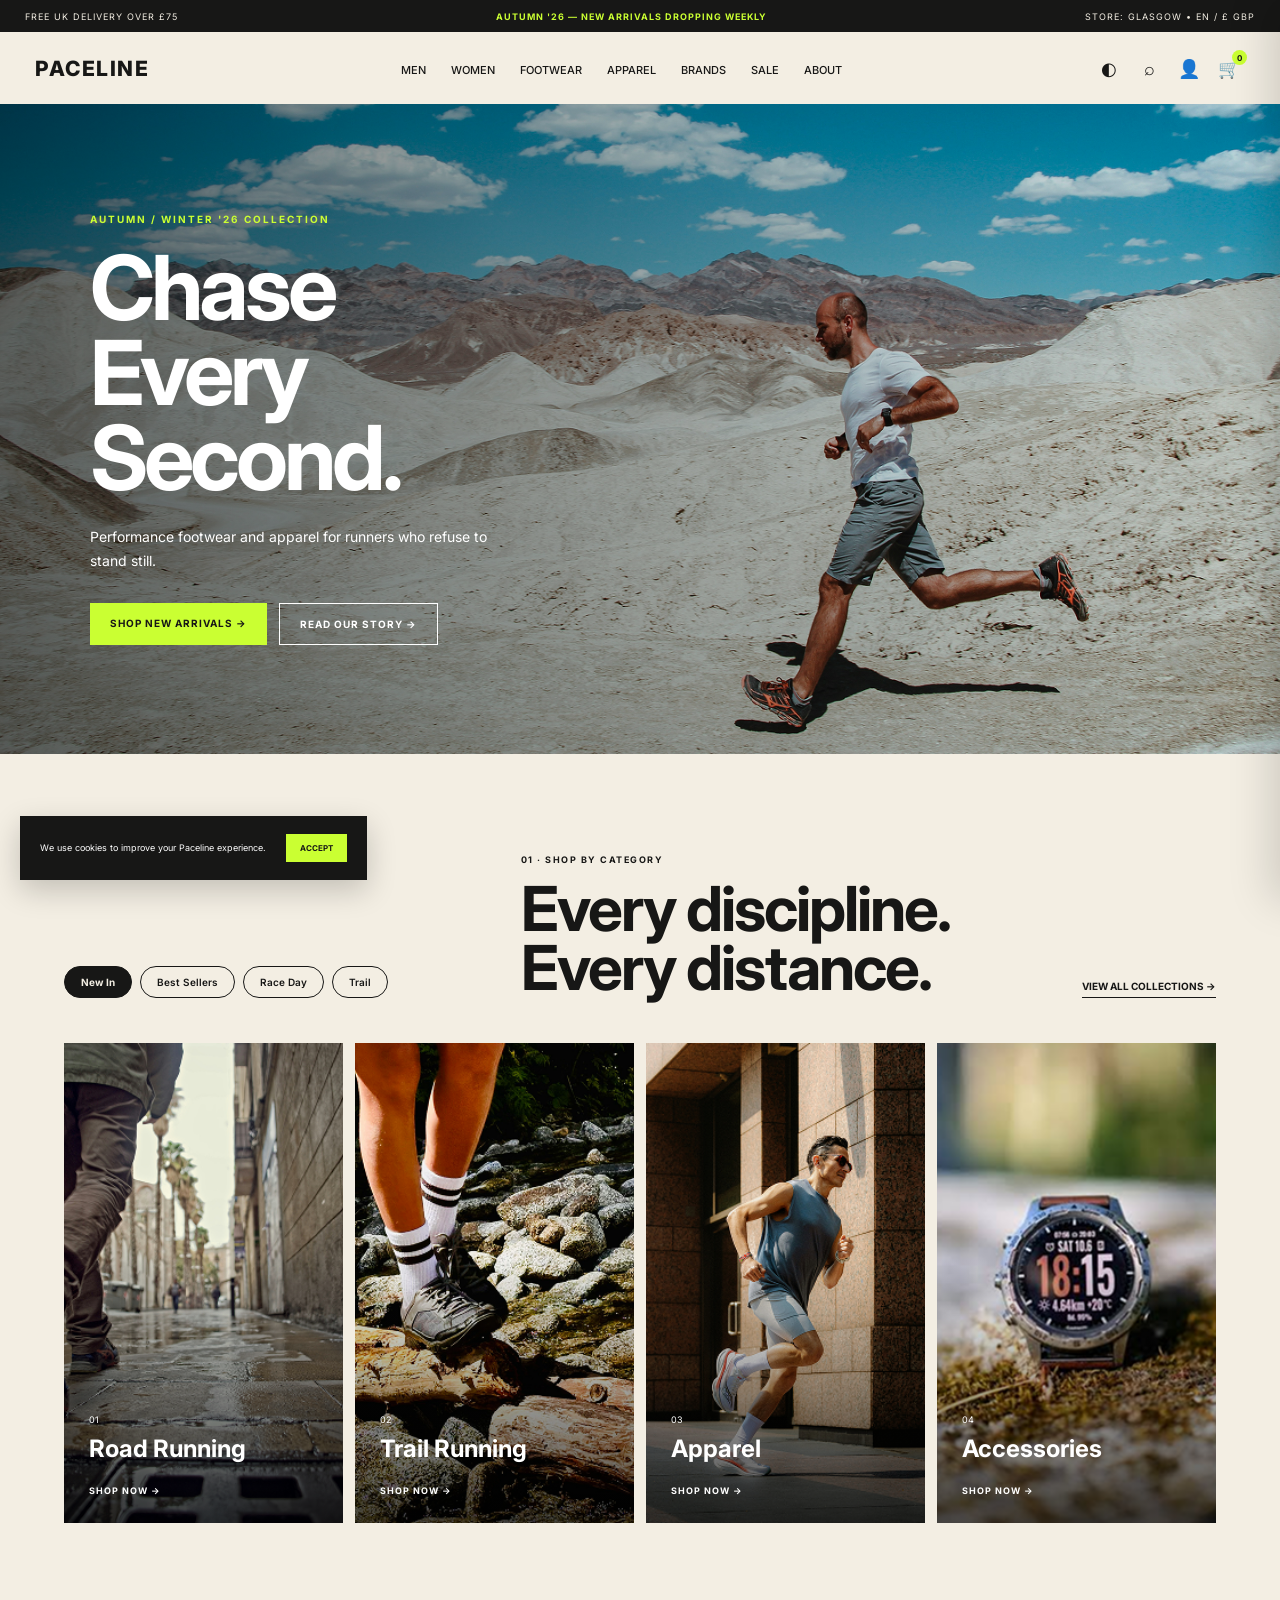
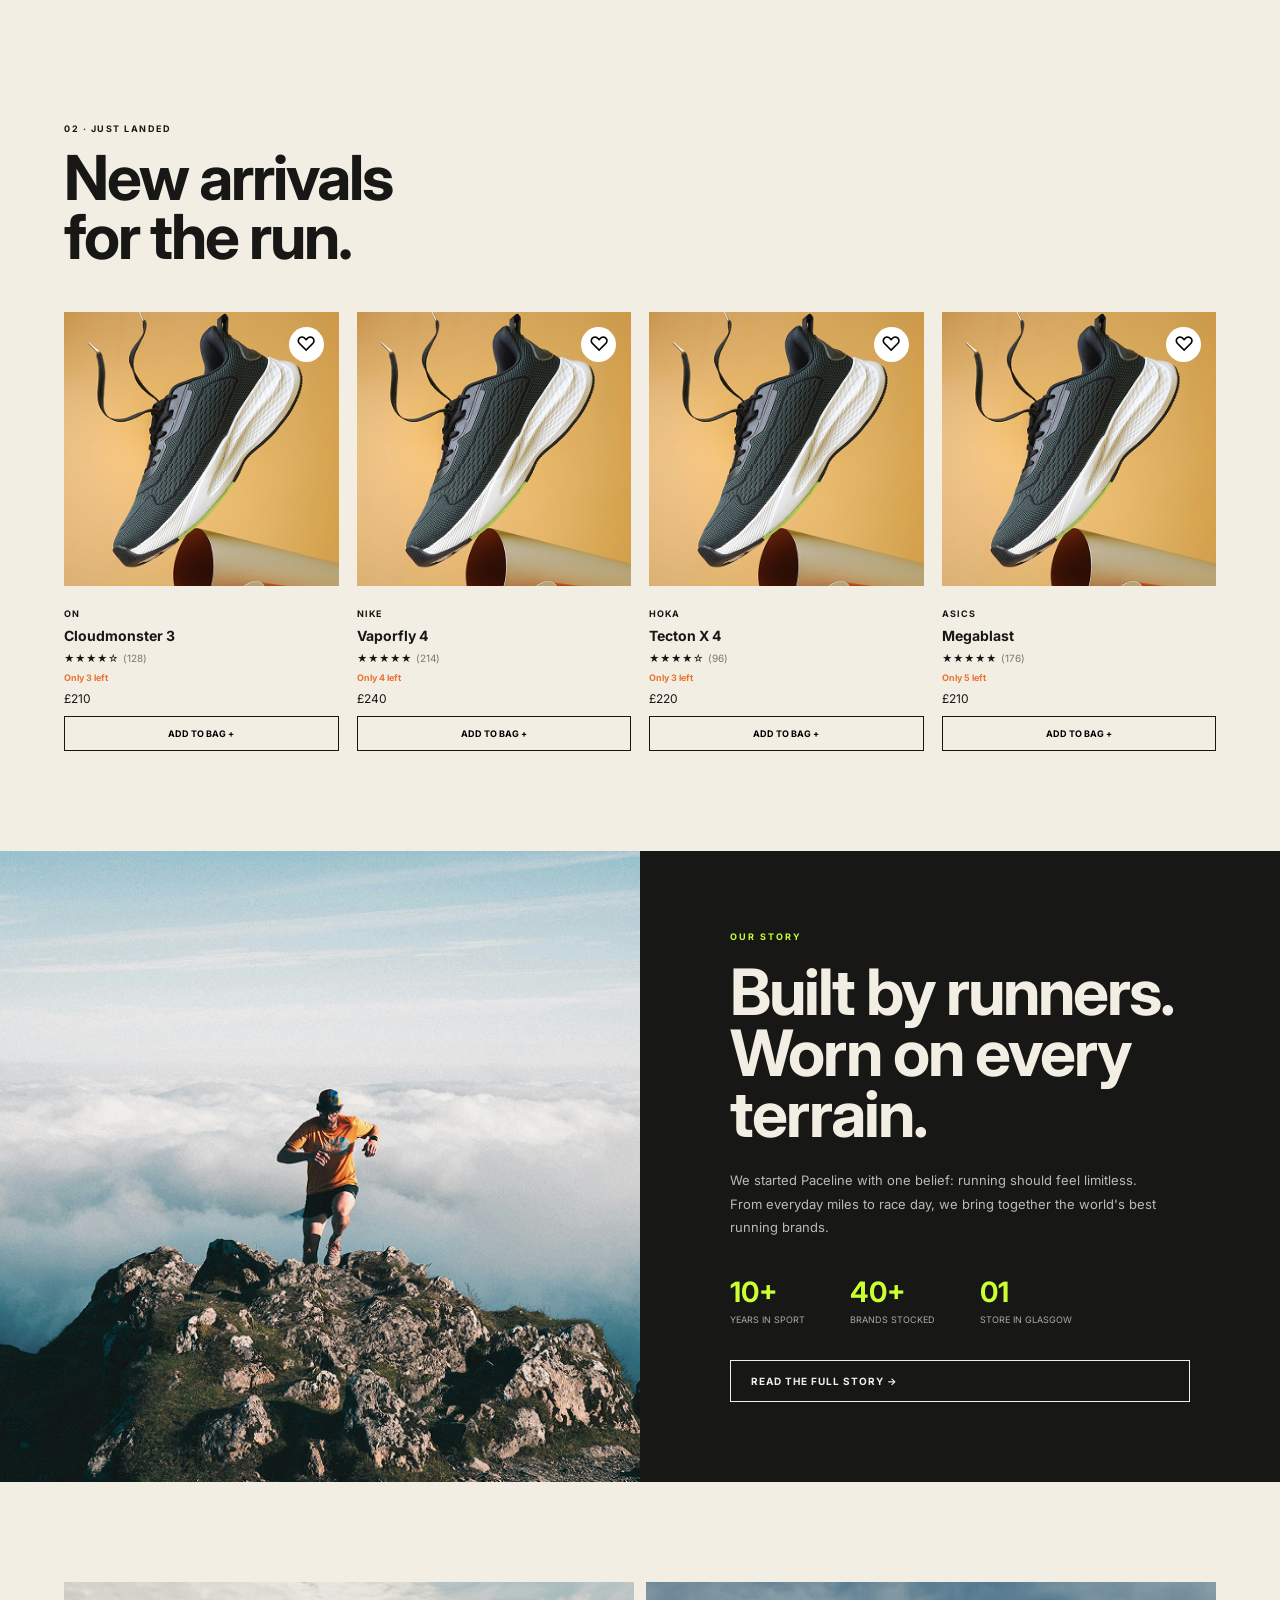
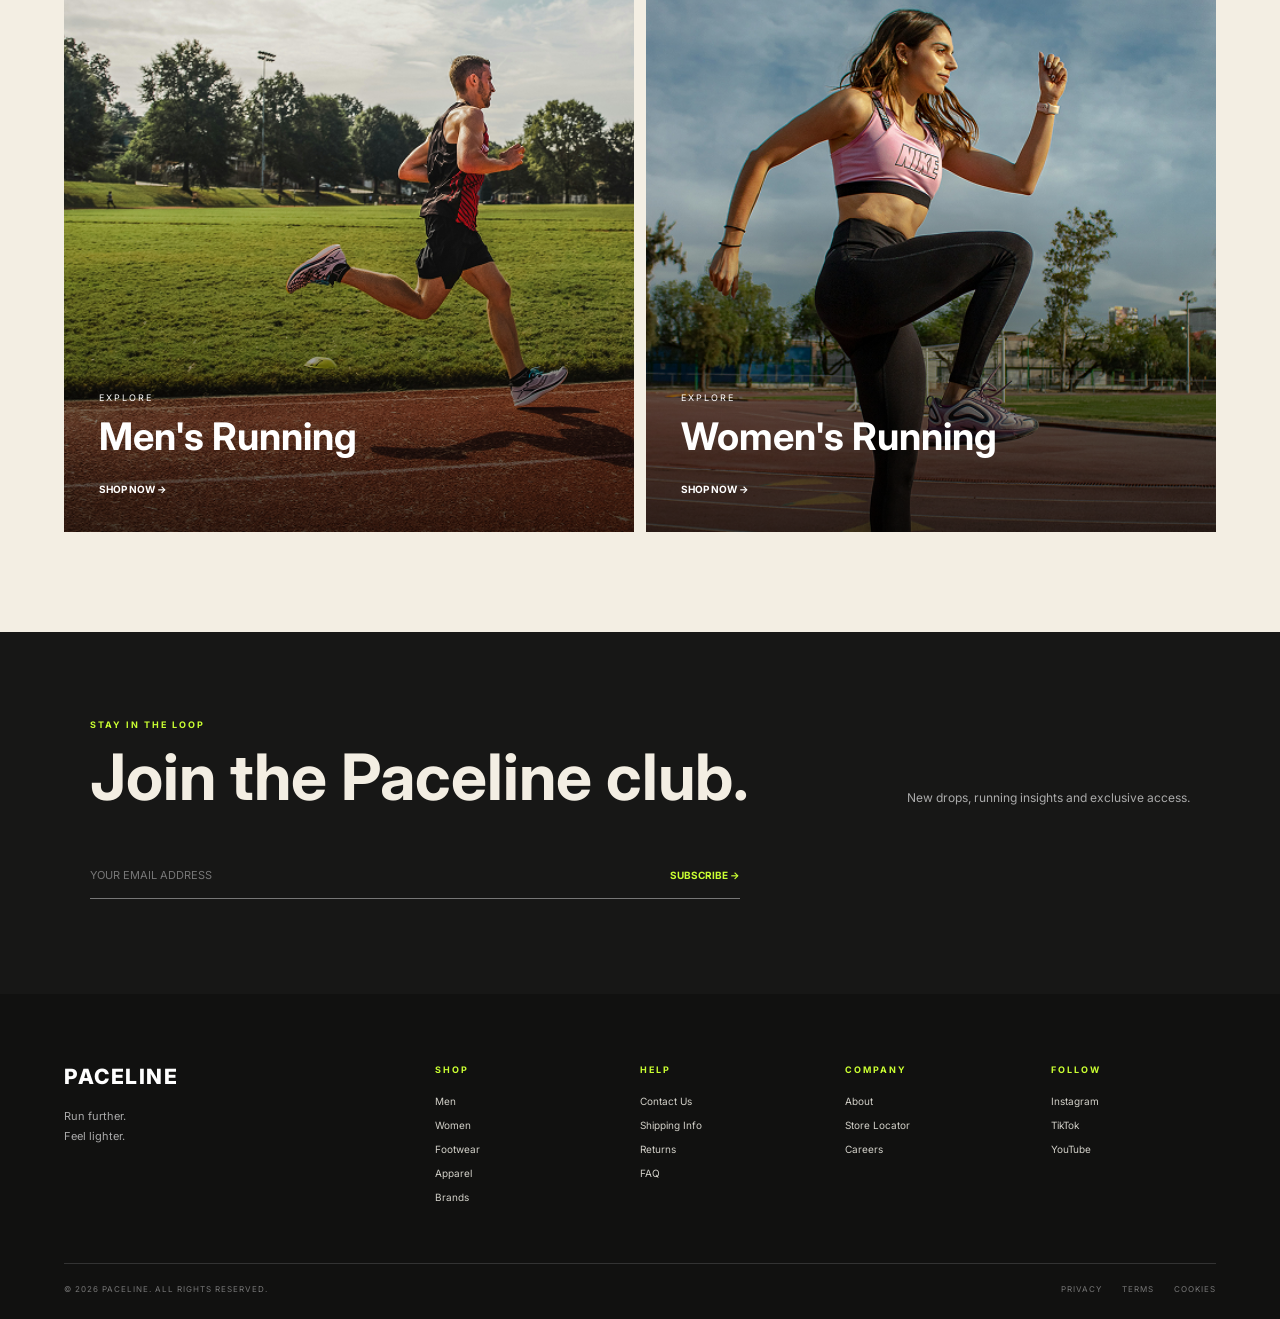
<file: index.html>
<!DOCTYPE html>
<html lang="en">

<head>
    <meta charset="UTF-8">
    <meta name="viewport" content="width=device-width, initial-scale=1.0">

    <title>Paceline — Running Store</title>

    <link rel="stylesheet"
        href="https://fonts.googleapis.com/css2?family=Inter:wght@400;500;600;700;800&display=swap">

    <link rel="stylesheet" href="css/style.css">
</head>

<body>

    <!-- ================= ANNOUNCEMENT BAR ================= -->

    <div class="announcement-bar">
        <div>FREE UK DELIVERY OVER <span data-gbp="75">£75</span></div>
        <div class="announcement-center">AUTUMN '26 — NEW ARRIVALS DROPPING WEEKLY</div>
        <button id="currency-switcher" class="currency-switcher" data-prefix="STORE: GLASGOW • ">
            STORE: GLASGOW • EN / £ GBP
        </button>
    </div>


    <!-- ================= NAVIGATION ================= -->

    <nav class="navbar">

        <a href="index.html" class="logo">PACELINE</a>

        <ul class="nav-menu">
            <li><a href="#">Men</a></li>
            <li><a href="#">Women</a></li>
            <li><a href="#">Footwear</a></li>
            <li><a href="#">Apparel</a></li>
            <li><a href="#">Brands</a></li>
            <li><a href="#">Sale</a></li>
            <li><a href="about.html">About</a></li>
        </ul>

        <div class="nav-actions">

            <button class="icon-btn dark-toggle" aria-label="Toggle dark mode">◐</button>

            <button class="icon-btn" aria-label="Search">
                ⌕
            </button>

            <button class="icon-btn" aria-label="Account">
                👤
            </button>

            <button class="icon-btn cart-button" id="open-cart" aria-label="Open shopping cart">
            🛒 <span class="cart-count">0</span>
            </button>

            <button class="hamburger" aria-label="Open menu">
                ☰
            </button>

        </div>

    </nav>


    <!-- ================= HERO ================= -->

    <main>

        <section class="hero">

            <div class="hero-overlay">

                <span class="sub-heading">
                    AUTUMN / WINTER '26 COLLECTION
                </span>

                <h1>
                    Chase Every<br>
                    Second.
                </h1>

                <p>
                    Performance footwear and apparel for runners
                    who refuse to stand still.
                </p>

                <div class="hero-buttons">

                    <a href="#arrivals" class="btn btn-primary">
                        SHOP NEW ARRIVALS →
                    </a>

                    <a href="about.html" class="btn btn-secondary">
                        READ OUR STORY →
                    </a>

                </div>

            </div>

        </section>


        <!-- ================= CATEGORIES ================= -->

        <section class="categories section">

            <div class="section-top">

                <div class="product-filters">

                    <button class="filter-btn active" data-filter="all">
                        New In
                    </button>

                    <button class="filter-btn" data-filter="bestseller">
                        Best Sellers
                    </button>

                    <button class="filter-btn" data-filter="race">
                        Race Day
                    </button>

                    <button class="filter-btn" data-filter="trail">
                        Trail
                    </button>

                </div>

                <div>
                    <span class="section-number">01 · SHOP BY CATEGORY</span>

                    <h2>
                        Every discipline.<br>
                        Every distance.
                    </h2>
                </div>

                <a href="#" class="section-link">
                    VIEW ALL COLLECTIONS →
                </a>

            </div>


            <div class="category-grid">

                <article class="category-card">

                    <img
                        src="src/Home/category_section/image1.png"
                        alt="Road Running">

                    <div class="category-content">

                        <span>01</span>

                        <h3>Road Running</h3>

                        <a href="#">SHOP NOW →</a>

                    </div>

                </article>


                <article class="category-card">

                    <img
                        src="src/Home/category_section/image2.png"
                        alt="Trail Running">

                    <div class="category-content">

                        <span>02</span>

                        <h3>Trail Running</h3>

                        <a href="#">SHOP NOW →</a>

                    </div>

                </article>


                <article class="category-card">

                    <img
                        src="src/Home/category_section/image3.png"
                        alt="Apparel">

                    <div class="category-content">

                        <span>03</span>

                        <h3>Apparel</h3>

                        <a href="#">SHOP NOW →</a>

                    </div>

                </article>


                <article class="category-card">

                    <img
                        src="src/Home/category_section/image4.png"
                        alt="Accessories">

                    <div class="category-content">

                        <span>04</span>

                        <h3>Accessories</h3>

                        <a href="#">SHOP NOW →</a>

                    </div>

                </article>

            </div>

        </section>


        <!-- ================= NEW ARRIVALS ================= -->

        <section class="arrivals section" id="arrivals">

            <div class="section-top">

                <div>
                    <span class="section-number">02 · JUST LANDED</span>

                    <h2>
                        New arrivals<br>
                        for the run.
                    </h2>
                </div>

            </div>

            <div class="product-grid">

                <article class="product-card" data-category="bestseller">

                    <div class="product-image">

                        <img
                            src="src/Home/arrivals_section/image.png"
                            alt="On Cloudmonster 3">

                        <button class="wishlist-btn" aria-label="Add to wishlist">
                            ♡
                        </button>

                    </div>

                    <div class="product-info">

                        <span class="product-brand">ON</span>

                        <h3 class="product-name">
                            Cloudmonster 3
                        </h3>

                        <div class="product-rating">
                            ★★★★☆ <span>(128)</span>
                        </div>

                        <p class="stock-warning">
                            Only 3 left
                        </p>

                        <p class="product-price" data-price="210">
                            £210
                        </p>

                        <button
                            class="add-cart"
                            data-name="Cloudmonster 3"
                            data-price="210">
                            ADD TO BAG +
                        </button>
                    </div>
                </article>
            


                <article class="product-card" data-category="race">

                    <div class="product-image">

                        <img
                            src="src/Home/arrivals_section/image.png"
                            alt="Nike Vaporfly 4">

                        <button class="wishlist-btn" aria-label="Add to wishlist">
                            ♡
                        </button>

                    </div>

                    <div class="product-info">

                        <span class="product-brand">NIKE</span>

                        <h3 class="product-name">
                            Vaporfly 4
                        </h3>

                        <div class="product-rating">
                            ★★★★★ <span>(214)</span>
                        </div>

                        <p class="stock-warning">
                            Only 4 left
                        </p>

                        <p class="product-price" data-price="240">
                            £240
                        </p>

                        <button
                            class="add-cart"
                            data-name="Vaporfly 4"
                            data-price="240">
                            ADD TO BAG +
                        </button>
                         

                    </div>

                </article>


                <article class="product-card" data-category="trail">

                    <div class="product-image">

                        <img
                            src="src/Home/arrivals_section/image.png"
                            alt="Hoka Tecton X 4">

                        <button class="wishlist-btn" aria-label="Add to wishlist">
                            ♡
                        </button>

                    </div>

                    <div class="product-info">

                        <span class="product-brand">HOKA</span>

                        <h3 class="product-name">
                            Tecton X 4
                        </h3>

                        <div class="product-rating">
                        ★★★★☆ <span>(96)</span>
                        </div>

                        <p class="stock-warning">
                            Only 3 left
                        </p>

                        <p class="product-price" data-price="220">
                            £220
                        </p>

                        <button
                            class="add-cart"
                            data-name="Tecton X 4"
                            data-price="220">
                            ADD TO BAG +
                        </button>

                    </div>

                </article>


                <article class="product-card" data-category="bestseller">

                    <div class="product-image">

                        <img
                            src="src/Home/arrivals_section/image.png"
                            alt="Asics Megablast">

                        <button class="wishlist-btn" aria-label="Add to wishlist">
                            ♡
                        </button>

                    </div>

                    <div class="product-info">

                        <span class="product-brand">ASICS</span>

                        <h3 class="product-name">
                            Megablast
                        </h3>

                        <div class="product-rating">
                            ★★★★★ <span>(176)</span>
                        </div>

                        <p class="stock-warning">
                            Only 5 left
                        </p>

                        <p class="product-price" data-price="210">
                            £210
                        </p>

                        <button
                            class="add-cart"
                            data-name="Megablast"
                            data-price="210">
                            ADD TO BAG +
                        </button>

                    </div>

                </article>

            </div>

        </section>


        <!-- ================= STORY ================= -->

        <section class="story">

            <div class="story-image">

                <img
                    src="src/Home/story_section/image.png"
                    alt="Runner outdoors">

            </div>


            <div class="story-content">

                <span class="story-eyebrow">
                    OUR STORY
                </span>

                <h2>
                    Built by runners.
                    Worn on every terrain.
                </h2>

                <p>
                    We started Paceline with one belief:
                    running should feel limitless. From
                    everyday miles to race day, we bring
                    together the world's best running brands.
                </p>


                <div class="story-stats">

                    <div class="stat">
                        <strong>10+</strong>
                        <span>Years in sport</span>
                    </div>

                    <div class="stat">
                        <strong>40+</strong>
                        <span>Brands stocked</span>
                    </div>

                    <div class="stat">
                        <strong>01</strong>
                        <span>Store in Glasgow</span>
                    </div>

                </div>


                <a href="about.html" class="btn btn-light">
                    READ THE FULL STORY →
                </a>

            </div>

        </section>


        <!-- ================= EXPLORE ================= -->

        <section class="explore section">

            <div class="explore-grid">

                <article class="explore-card">

                    <img
                        src="src/Home/explore_section/image_male.png"
                        alt="Men's Running">

                    <div class="explore-content">

                        <span>EXPLORE</span>

                        <h2>Men's Running</h2>

                        <a href="#">SHOP NOW →</a>

                    </div>

                </article>


                <article class="explore-card">

                    <img
                        src="src/Home/explore_section/image_female.png"
                        alt="Women's Running">

                    <div class="explore-content">

                        <span>EXPLORE</span>

                        <h2>Women's Running</h2>

                        <a href="#">SHOP NOW →</a>

                    </div>

                </article>

            </div>

        </section>


        <!-- ================= NEWSLETTER ================= -->

        <section class="newsletter">

            <div class="newsletter-top">

                <div>

                    <span>STAY IN THE LOOP</span>

                    <h2>
                        Join the Paceline club.
                    </h2>

                </div>

                <p>
                    New drops, running insights and
                    exclusive access.
                </p>

            </div>


            <form class="newsletter-form" id="newsletter-form">

                <input
                    type="email"
                    placeholder="YOUR EMAIL ADDRESS"
                    aria-label="Email address"
                    required>

                <button type="submit">
                    SUBSCRIBE →
                </button>

            </form>

            <p class="newsletter-message"></p>

        </section>

    </main>


    <!-- ================= FOOTER ================= -->

    <footer class="footer">

        <div class="footer-grid">


            <div class="footer-brand">

                <a href="index.html" class="logo">
                    PACELINE
                </a>

                <p>
                    Run further.<br>
                    Feel lighter.
                </p>

            </div>


            <div class="footer-column">

                <h4>SHOP</h4>

                <a href="#">Men</a>
                <a href="#">Women</a>
                <a href="#">Footwear</a>
                <a href="#">Apparel</a>
                <a href="#">Brands</a>

            </div>


            <div class="footer-column">

                <h4>HELP</h4>

                <a href="#">Contact Us</a>
                <a href="#">Shipping Info</a>
                <a href="#">Returns</a>
                <a href="#">FAQ</a>

            </div>


            <div class="footer-column">

                <h4>COMPANY</h4>

                <a href="about.html">About</a>
                <a href="#">Store Locator</a>
                <a href="#">Careers</a>

            </div>


            <div class="footer-column">

                <h4>FOLLOW</h4>

                <a href="#">Instagram</a>
                <a href="#">TikTok</a>
                <a href="#">YouTube</a>

            </div>

        </div>


        <div class="footer-bottom">

            <p>
                © 2026 PACELINE. ALL RIGHTS RESERVED.
            </p>

            <div class="footer-legal">

                <a href="#">PRIVACY</a>
                <a href="#">TERMS</a>
                <a href="#">COOKIES</a>

            </div>

        </div>

    </footer>


    
    <!-- ================= CART DRAWER ================= -->

        <div class="cart-drawer" id="cart-drawer">

            <div class="cart-header">

                <h2>
                    Your Bag
                </h2>

                <button
                    id="close-cart"
                    class="cart-close"
                    aria-label="Close cart">
                    ×
                </button>

            </div>


            <div
                class="delivery-box">

                <p id="delivery-text">
                    You're £75 away from free delivery
                </p>

                <div class="delivery-track">

                    <div
                        id="delivery-progress"
                        class="delivery-progress">
                    </div>

                </div>

            </div>


            <div
                id="cart-items"
                class="cart-items">
            </div>


            <div class="cart-footer">

                <div class="cart-total">

                    <span>
                        SUBTOTAL
                    </span>

                    <strong id="cart-subtotal">
                        £0
                    </strong>

                </div>


                <button class="checkout-button">
                    CHECKOUT →
                </button>

            </div>

        </div>
    <!-- ================= BACK TO TOP ================= -->

    <button
        id="back-to-top"
        class="back-to-top"
        aria-label="Back to top">
        ↑
    </button>


    <!-- ================= COOKIE BANNER ================= -->

    <div class="cookie-banner" id="cookie-banner">

        <p>
            We use cookies to improve your Paceline experience.
        </p>

        <button id="accept-cookies">
            ACCEPT
        </button>

    </div>

    <script src="js/script.js"></script>

</body>

</html>
</file>
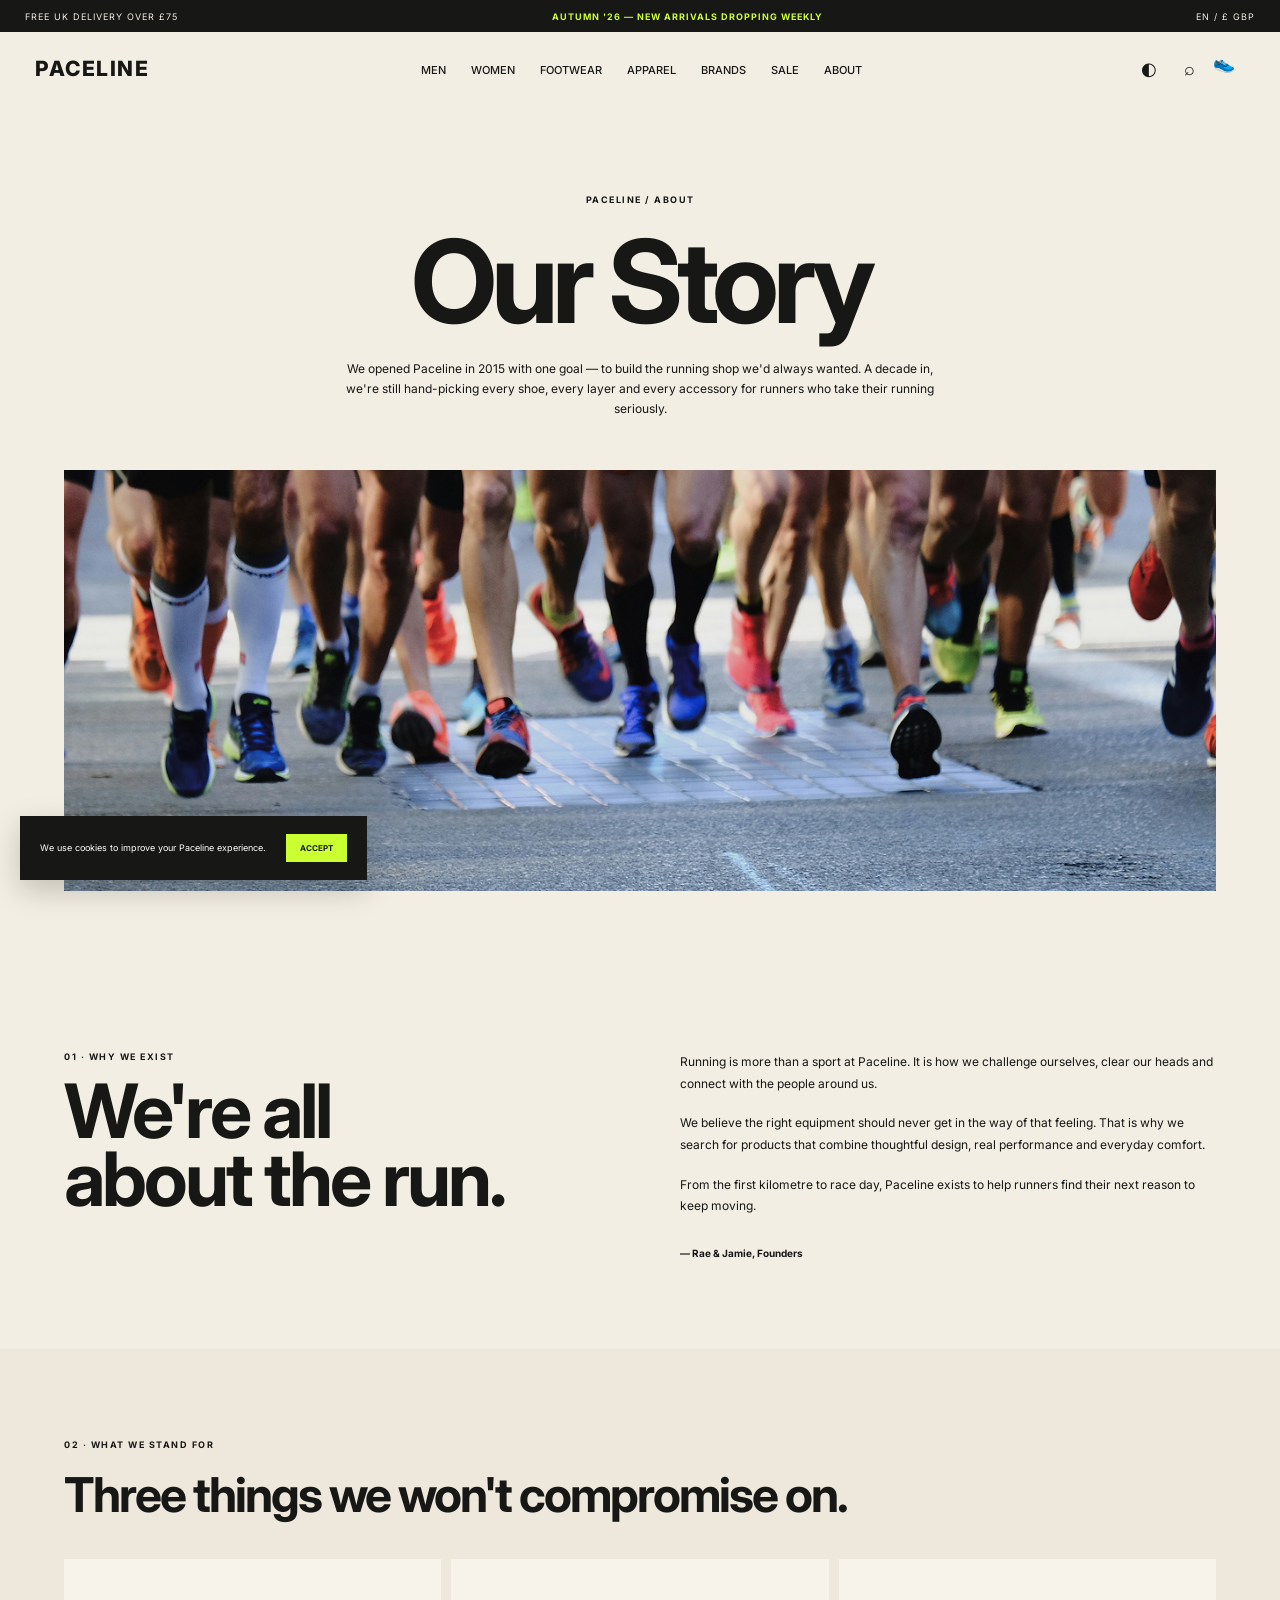
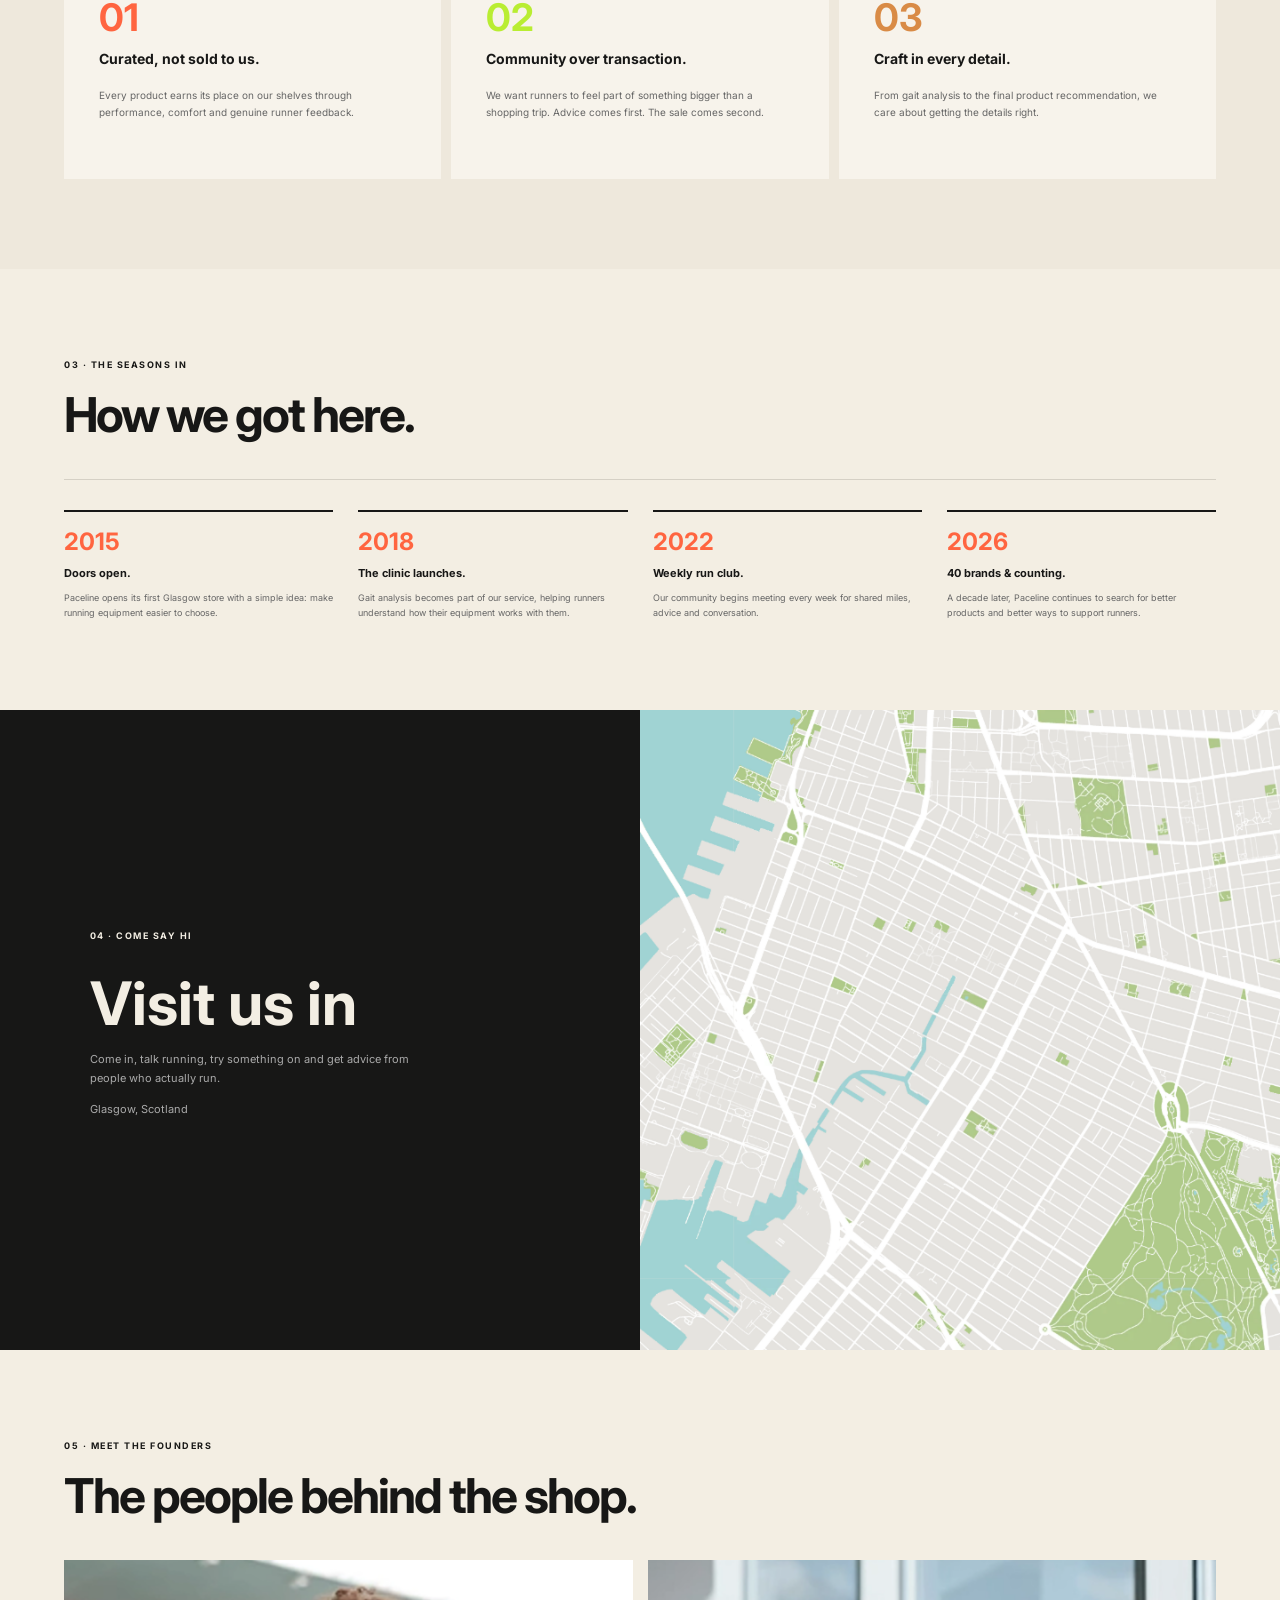
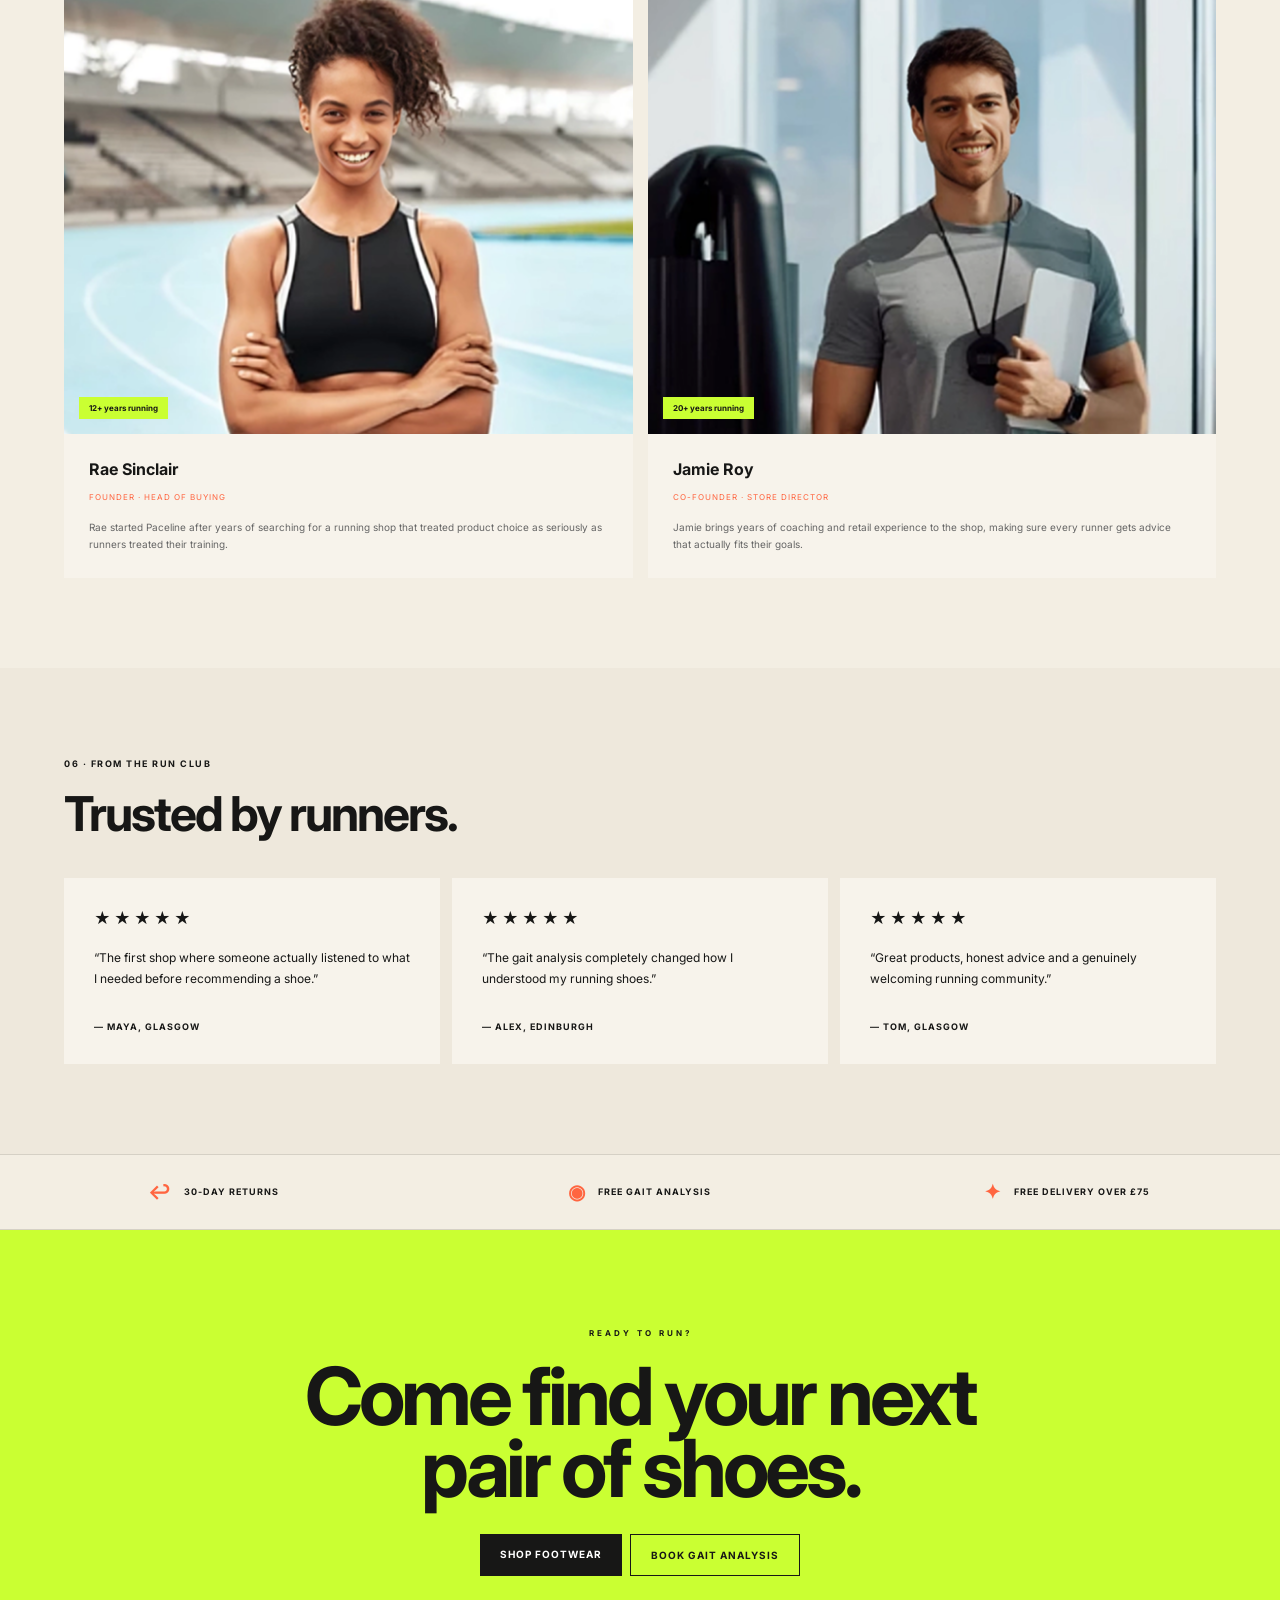
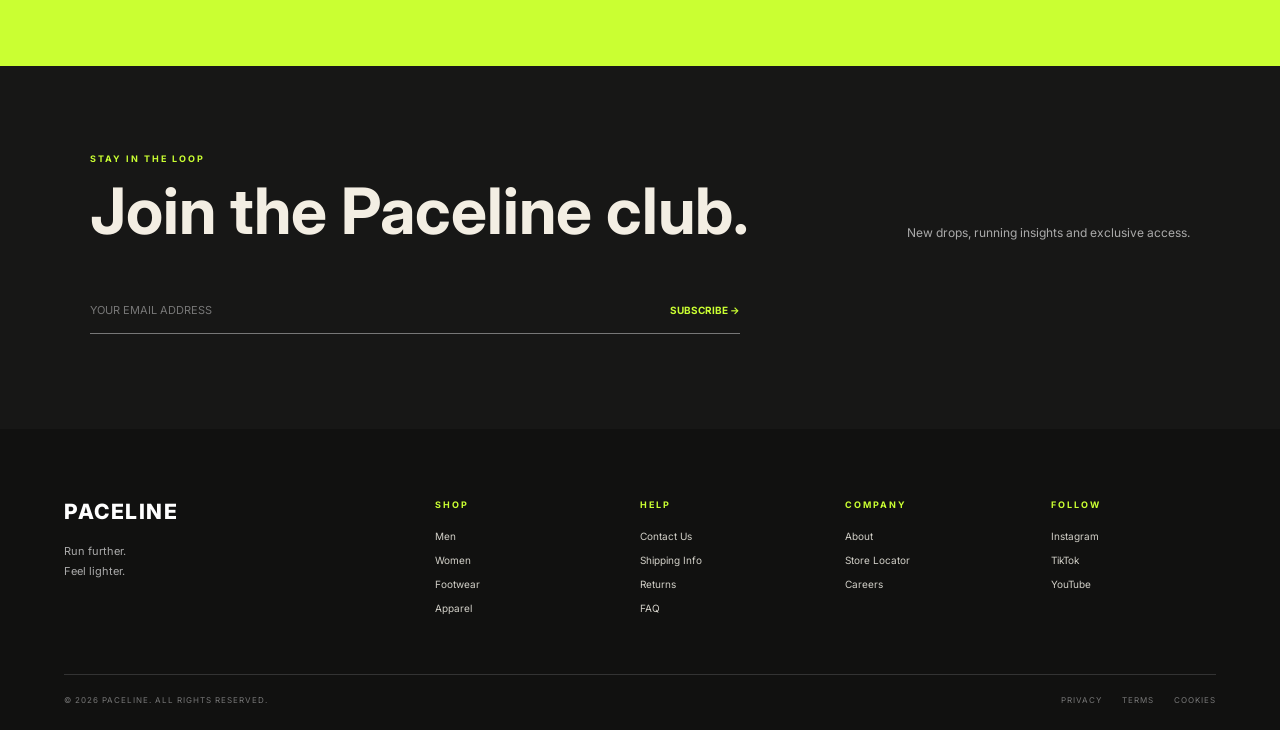
<file: about.html>
<!DOCTYPE html>
<html lang="en">

<head>

    <meta charset="UTF-8">

    <meta name="viewport" content="width=device-width, initial-scale=1.0">

    <title>About — Paceline</title>

    <link rel="stylesheet"
        href="https://fonts.googleapis.com/css2?family=Inter:wght@400;500;600;700;800&display=swap">

    <link rel="stylesheet" href="css/style.css">

</head>


<body class="about-page">


    <!-- ================= READING PROGRESS ================= -->

    <div class="reading-progress" id="reading-progress"></div>


    <!-- ================= ANNOUNCEMENT ================= -->

    <div class="announcement-bar">

        <div>FREE UK DELIVERY OVER <span data-gbp="75">£75</span></div>

        <div class="announcement-center">
            AUTUMN '26 — NEW ARRIVALS DROPPING WEEKLY
        </div>

        <button id="currency-switcher" class="currency-switcher">
            EN / £ GBP
        </button>

    </div>


    <!-- ================= NAVBAR ================= -->

    <nav class="navbar">

        <a href="index.html" class="logo">
            PACELINE
        </a>


        <ul class="nav-menu">

            <li><a href="index.html">Men</a></li>
            <li><a href="index.html">Women</a></li>
            <li><a href="index.html">Footwear</a></li>
            <li><a href="index.html">Apparel</a></li>
            <li><a href="index.html">Brands</a></li>
            <li><a href="index.html">Sale</a></li>
            <li><a href="about.html">About</a></li>

        </ul>


        <div class="nav-actions">

            <button class="icon-btn dark-toggle"
                aria-label="Toggle dark mode">
                ◐
            </button>

            <button class="icon-btn"
                id="search-button"
                aria-label="Search">
                ⌕
            </button>

            <a href="index.html#arrivals"
                class="icon-btn"
                aria-label="Arrivals">
                👟
            </a>

            <button class="hamburger"
                aria-label="Open menu">
                ☰
            </button>

        </div>

    </nav>


    <!-- ================= SEARCH PANEL ================= -->

    <div class="search-panel" id="search-panel">

        <button class="search-close" id="search-close">
            ×
        </button>

        <div class="search-box">

            <span>SEARCH PACELINE</span>

            <input
                id="site-search"
                type="search"
                placeholder="Search running shoes, apparel..."
                autocomplete="off">

            <p id="search-result">
                Try searching for footwear, trail, apparel or running.
            </p>

        </div>

    </div>


    <main>


        <!-- ================= ABOUT HERO ================= -->

        <section class="about-hero">

            <span class="section-number">
                PACELINE / ABOUT
            </span>

            <h1>
                Our Story
            </h1>

            <p>
                We opened Paceline in 2015 with one goal —
                to build the running shop we'd always wanted.
                A decade in, we're still hand-picking every
                shoe, every layer and every accessory for runners
                who take their running seriously.
            </p>

            <div class="about-hero-image">

                <img
                    src="src/About/main_story_section/image_joggers.png"
                    alt="Runners moving together on a road">

            </div>

        </section>


        <!-- ================= WHY WE RUN ================= -->

        <section class="why-run about-section">

            <div class="about-two-column">

                <div>

                    <span class="section-number">
                        01 · WHY WE EXIST
                    </span>

                    <h2>
                        We're all<br>
                        about the run.
                    </h2>

                </div>


                <div class="about-copy">

                    <p>
                        Running is more than a sport at Paceline.
                        It is how we challenge ourselves, clear
                        our heads and connect with the people around us.
                    </p>

                    <p>
                        We believe the right equipment should never
                        get in the way of that feeling. That is why
                        we search for products that combine thoughtful
                        design, real performance and everyday comfort.
                    </p>

                    <p>
                        From the first kilometre to race day,
                        Paceline exists to help runners find their
                        next reason to keep moving.
                    </p>

                    <strong>
                        — Rae & Jamie, Founders
                    </strong>

                </div>

            </div>

        </section>


        <!-- ================= WHAT WE STAND FOR ================= -->

        <section class="values-section about-section">

            <span class="section-number">
                02 · WHAT WE STAND FOR
            </span>

            <h2 class="small-section-title">
                Three things we won't compromise on.
            </h2>


            <div class="values-grid">


                <article class="value-card">

                    <strong>01</strong>

                    <h3>
                        Curated, not sold to us.
                    </h3>

                    <p>
                        Every product earns its place on our
                        shelves through performance, comfort
                        and genuine runner feedback.
                    </p>

                </article>


                <article class="value-card">

                    <strong>02</strong>

                    <h3>
                        Community over transaction.
                    </h3>

                    <p>
                        We want runners to feel part of something
                        bigger than a shopping trip. Advice comes
                        first. The sale comes second.
                    </p>

                </article>


                <article class="value-card">

                    <strong>03</strong>

                    <h3>
                        Craft in every detail.
                    </h3>

                    <p>
                        From gait analysis to the final product
                        recommendation, we care about getting
                        the details right.
                    </p>

                </article>


            </div>

        </section>


        <!-- ================= TIMELINE ================= -->

        <section class="timeline-section about-section">

            <span class="section-number">
                03 · THE SEASONS IN
            </span>

            <h2 class="small-section-title">
                How we got here.
            </h2>


            <div class="timeline">


                <article class="timeline-item">

                    <strong>2015</strong>

                    <h3>
                        Doors open.
                    </h3>

                    <p>
                        Paceline opens its first Glasgow store
                        with a simple idea: make running equipment
                        easier to choose.
                    </p>

                </article>


                <article class="timeline-item">

                    <strong>2018</strong>

                    <h3>
                        The clinic launches.
                    </h3>

                    <p>
                        Gait analysis becomes part of our service,
                        helping runners understand how their
                        equipment works with them.
                    </p>

                </article>


                <article class="timeline-item">

                    <strong>2022</strong>

                    <h3>
                        Weekly run club.
                    </h3>

                    <p>
                        Our community begins meeting every week
                        for shared miles, advice and conversation.
                    </p>

                </article>


                <article class="timeline-item">

                    <strong>2026</strong>

                    <h3>
                        40 brands & counting.
                    </h3>

                    <p>
                        A decade later, Paceline continues to
                        search for better products and better
                        ways to support runners.
                    </p>

                </article>


            </div>

        </section>


        <!-- ================= VISIT US ================= -->

        <section class="visit-section">

            <div class="visit-content">

                <span class="section-number">
                    04 · COME SAY HI
                </span>

                <h2>
                    Visit us in
                </h2>

                <p>
                    Come in, talk running, try something on and
                    get advice from people who actually run.
                </p>

                <p>
                    Glasgow, Scotland
                </p>

            </div>


            <div class="visit-map">

                <img
                    src="src/About/visit_us_section/map.png"
                    alt="Map showing Paceline store location">

            </div>

        </section>


        <!-- ================= FOUNDERS ================= -->

        <section class="founders-section about-section">

            <span class="section-number">
                05 · MEET THE FOUNDERS
            </span>

            <h2 class="small-section-title">
                The people behind the shop.
            </h2>


            <div class="founders-grid">


                <article class="founder-card">

                    <div class="founder-image">

                        <img
                            src="src/About/founders_section/image1.png"
                            alt="Rae Sinclair">

                        <span class="experience-badge">
                            12+ years running
                        </span>

                    </div>


                    <div class="founder-info">

                        <h3>
                            Rae Sinclair
                        </h3>

                        <span>
                            Founder · Head of Buying
                        </span>

                        <p>
                            Rae started Paceline after years of
                            searching for a running shop that treated
                            product choice as seriously as runners
                            treated their training.
                        </p>

                    </div>

                </article>


                <article class="founder-card">

                    <div class="founder-image">

                        <img
                            src="src/About/founders_section/image2.png"
                            alt="Jamie Roy">

                        <span class="experience-badge">
                            20+ years running
                        </span>

                    </div>


                    <div class="founder-info">

                        <h3>
                            Jamie Roy
                        </h3>

                        <span>
                            Co-Founder · Store Director
                        </span>

                        <p>
                            Jamie brings years of coaching and
                            retail experience to the shop, making
                            sure every runner gets advice that
                            actually fits their goals.
                        </p>

                    </div>

                </article>


            </div>

        </section>


        <!-- ================= TESTIMONIALS ================= -->

        <section class="testimonials-section about-section">

            <span class="section-number">
                06 · FROM THE RUN CLUB
            </span>

            <h2 class="small-section-title">
                Trusted by runners.
            </h2>


            <div class="testimonial-grid">

                <article class="testimonial">
                    <div class="stars">★★★★★</div>

                    <p>
                        “The first shop where someone actually
                        listened to what I needed before recommending
                        a shoe.”
                    </p>

                    <strong>
                        — Maya, Glasgow
                    </strong>
                </article>


                <article class="testimonial">
                    <div class="stars">★★★★★</div>

                    <p>
                        “The gait analysis completely changed how
                        I understood my running shoes.”
                    </p>

                    <strong>
                        — Alex, Edinburgh
                    </strong>
                </article>


                <article class="testimonial">
                    <div class="stars">★★★★★</div>

                    <p>
                        “Great products, honest advice and a
                        genuinely welcoming running community.”
                    </p>

                    <strong>
                        — Tom, Glasgow
                    </strong>
                </article>

            </div>

        </section>


        <!-- ================= TRUST BADGES ================= -->

        <section class="trust-section">

            <div class="trust-item">
                <strong>↩</strong>
                <span>30-DAY RETURNS</span>
            </div>

            <div class="trust-item">
                <strong>◉</strong>
                <span>FREE GAIT ANALYSIS</span>
            </div>

            <div class="trust-item">
                <strong>✦</strong>
                <span>FREE DELIVERY OVER <span data-gbp="75">£75</span></span>
            </div>

        </section>


        <!-- ================= BIG CTA ================= -->

        <section class="about-cta">

            <span>
                READY TO RUN?
            </span>

            <h2>
                Come find your next<br>
                pair of shoes.
            </h2>


            <div class="cta-buttons">

                <a href="index.html#arrivals"
                    class="btn btn-dark">
                    SHOP FOOTWEAR
                </a>

                <button
                    id="open-gait-modal"
                    class="btn btn-outline-dark">
                    BOOK GAIT ANALYSIS
                </button>

            </div>

        </section>


        <!-- ================= NEWSLETTER ================= -->

        <section class="newsletter">

            <div class="newsletter-top">

                <div>

                    <span>
                        STAY IN THE LOOP
                    </span>

                    <h2>
                        Join the Paceline club.
                    </h2>

                </div>

                <p>
                    New drops, running insights and
                    exclusive access.
                </p>

            </div>


            <form class="newsletter-form"
                id="newsletter-form">

                <input
                    type="email"
                    placeholder="YOUR EMAIL ADDRESS"
                    aria-label="Email address"
                    required>

                <button type="submit">
                    SUBSCRIBE →
                </button>

            </form>

            <p class="newsletter-message"></p>

        </section>

    </main>


    <!-- ================= GAIT MODAL ================= -->

    <div class="modal" id="gait-modal">

        <div class="modal-content">

            <button
                class="modal-close"
                id="close-gait-modal"
                aria-label="Close booking form">
                ×
            </button>


            <span class="section-number">
                PACELINE CLINIC
            </span>

            <h2>
                Book gait analysis.
            </h2>

            <p>
                Choose a convenient date and time for your
                free running gait analysis.
            </p>


            <form id="gait-form">

                <label>
                    Your name

                    <input
                        type="text"
                        id="gait-name"
                        required
                        minlength="2"
                        placeholder="Enter your name">
                </label>


                <label>
                    Date

                    <input
                        type="date"
                        id="gait-date"
                        required>
                </label>


                <label>
                    Time slot

                    <select id="gait-time" required>

                        <option value="">
                            Select a time
                        </option>

                        <option>
                            10:00 AM
                        </option>

                        <option>
                            11:30 AM
                        </option>

                        <option>
                            1:00 PM
                        </option>

                        <option>
                            3:00 PM
                        </option>

                        <option>
                            5:00 PM
                        </option>

                    </select>

                </label>


                <button
                    type="submit"
                    class="btn btn-dark modal-submit">
                    CONFIRM BOOKING →
                </button>

                <p
                    id="gait-message"
                    class="form-message">
                </p>

            </form>

        </div>

    </div>


    <!-- ================= FOOTER ================= -->

    <footer class="footer">

        <div class="footer-grid">


            <div class="footer-brand">

                <a href="index.html"
                    class="logo">
                    PACELINE
                </a>

                <p>
                    Run further.<br>
                    Feel lighter.
                </p>

            </div>


            <div class="footer-column">

                <h4>SHOP</h4>

                <a href="index.html">Men</a>
                <a href="index.html">Women</a>
                <a href="index.html">Footwear</a>
                <a href="index.html">Apparel</a>

            </div>


            <div class="footer-column">

                <h4>HELP</h4>

                <a href="#">Contact Us</a>
                <a href="#">Shipping Info</a>
                <a href="#">Returns</a>
                <a href="#">FAQ</a>

            </div>


            <div class="footer-column">

                <h4>COMPANY</h4>

                <a href="about.html">About</a>
                <a href="#">Store Locator</a>
                <a href="#">Careers</a>

            </div>


            <div class="footer-column">

                <h4>FOLLOW</h4>

                <a href="#">Instagram</a>
                <a href="#">TikTok</a>
                <a href="#">YouTube</a>

            </div>

        </div>


        <div class="footer-bottom">

            <p>
                © 2026 PACELINE. ALL RIGHTS RESERVED.
            </p>

            <div class="footer-legal">

                <a href="#">PRIVACY</a>
                <a href="#">TERMS</a>
                <a href="#">COOKIES</a>

            </div>

        </div>

    </footer>


    <!-- ================= BACK TO TOP ================= -->

    <button
        id="back-to-top"
        class="back-to-top"
        aria-label="Back to top">
        ↑
    </button>


    <!-- ================= COOKIE BANNER ================= -->

    <div class="cookie-banner" id="cookie-banner">

        <p>
            We use cookies to improve your Paceline experience.
        </p>

        <button id="accept-cookies">
            ACCEPT
        </button>

    </div>


    <script src="js/script.js"></script>

</body>

</html>
</file>
<file: css/style.css>
/* =========================================================
   PACELINE — FRONTEND TASK
   Main Stylesheet
   ========================================================= */


/* =========================
   RESET
   ========================= */

* {
    margin: 0;
    padding: 0;
    box-sizing: border-box;
}

html {
    scroll-behavior: smooth;
}

body {
    font-family: "Inter", Arial, sans-serif;
    background: #f3eee3;
    color: #171716;
    overflow-x: hidden;
}

img {
    display: block;
    width: 100%;
}

a {
    color: inherit;
    text-decoration: none;
}

button,
input {
    font: inherit;
}


/* =========================
   ANNOUNCEMENT BAR
   ========================= */

.announcement-bar {
    min-height: 32px;
    padding: 8px 25px;

    background: #171716;
    color: #f3eee3;

    display: flex;
    align-items: center;
    justify-content: space-between;

    font-size: 9px;
    letter-spacing: 1px;
    text-transform: uppercase;
}

.announcement-center {
    color: #caff32;
    font-weight: 700;
}


/* =========================
   NAVBAR
   ========================= */

.navbar {
    width: 100%;
    min-height: 72px;

    padding: 0 35px;

    background: #f3eee3;

    display: flex;
    align-items: center;

    position: relative;
    z-index: 100;
}


/* Logo */

.logo {
    color: #171716;
    font-size: 21px;
    font-weight: 800;
    letter-spacing: 1.5px;

    white-space: nowrap;
}


/* NAVIGATION */

.nav-menu {
    display: flex;
    flex-direction: row;
    align-items: center;
    justify-content: center;

    gap: 25px;

    list-style: none;

    margin-left: auto;
    margin-right: auto;
}

.nav-menu li {
    list-style: none;
}

.nav-menu a {
    color: #171716;

    font-size: 11px;
    font-weight: 500;

    text-transform: uppercase;

    white-space: nowrap;

    transition: opacity 0.2s ease;
}

.nav-menu a:hover {
    opacity: 0.5;
}


/* NAV ACTIONS */

.nav-actions {
    display: flex;
    align-items: center;
    gap: 8px;
}

.icon-btn {
    width: 32px;
    height: 32px;

    border: none;
    background: transparent;

    color: #171716;

    cursor: pointer;

    font-size: 18px;
}

.icon-btn:hover {
    opacity: 0.5;
}

.cart-button {
    position: relative;
}

.cart-count {
    position: absolute;

    top: -2px;
    right: -2px;

    width: 15px;
    height: 15px;

    border-radius: 50%;

    background: #caff32;

    display: flex;
    align-items: center;
    justify-content: center;

    font-size: 8px;
    font-weight: 700;
}

.hamburger {
    display: none;

    border: none;
    background: transparent;

    font-size: 22px;

    cursor: pointer;
}


/* =========================
   HERO
   ========================= */

.hero {
    min-height: 650px;

    background-image:
        linear-gradient(
            90deg,
            rgba(0, 0, 0, 0.55),
            rgba(0, 0, 0, 0.05)
        ),
        url("../src/Home/hero_section/image1.png");

    background-size: cover;
    background-position: center;

    position: relative;

    display: flex;
    align-items: center;
}

.hero-overlay {
    max-width: 650px;

    padding: 70px 7vw;

    color: white;
}

.sub-heading {
    display: block;

    color: #caff32;

    font-size: 10px;
    font-weight: 700;

    letter-spacing: 2px;

    margin-bottom: 20px;
}

.hero h1 {
    font-size: clamp(50px, 7vw, 90px);

    line-height: 0.95;

    letter-spacing: -4px;

    margin-bottom: 25px;
}

.hero p {
    max-width: 420px;

    font-size: 14px;

    line-height: 1.7;

    margin-bottom: 30px;
}

.hero-buttons {
    display: flex;
    gap: 12px;
    flex-wrap: wrap;
}


/* =========================
   BUTTONS
   ========================= */

.btn {
    display: inline-block;

    padding: 14px 20px;

    font-size: 10px;
    font-weight: 700;

    letter-spacing: 1px;

    transition: all 0.2s ease;
}

.btn-primary {
    background: #caff32;
    color: #171716;
}

.btn-primary:hover {
    background: white;
}

.btn-secondary {
    border: 1px solid white;
    color: white;
}

.btn-secondary:hover {
    background: white;
    color: #171716;
}

.btn-light {
    display: inline-block;

    padding: 14px 20px;

    border: 1px solid #f3eee3;

    color: #f3eee3;

    font-size: 10px;
    font-weight: 700;

    letter-spacing: 1px;
}


/* =========================
   GENERAL SECTIONS
   ========================= */

.section {
    padding: 100px 5vw;
}

.section-top {
    display: flex;

    justify-content: space-between;
    align-items: flex-end;

    margin-bottom: 45px;
}

.section-number {
    display: block;

    font-size: 9px;
    font-weight: 700;

    letter-spacing: 1.5px;

    margin-bottom: 15px;
}

.section-top h2 {
    font-size: clamp(36px, 5vw, 62px);

    line-height: 0.95;

    letter-spacing: -2px;
}

.section-link {
    font-size: 10px;
    font-weight: 700;

    border-bottom: 1px solid #171716;

    padding-bottom: 5px;
}


/* =========================
   CATEGORY SECTION
   ========================= */

.category-grid {
    display: grid;

    grid-template-columns: repeat(4, 1fr);

    gap: 12px;
}

.category-card {
    position: relative;

    min-height: 480px;

    overflow: hidden;

    background: #ddd;
}

.category-card img {
    height: 100%;

    object-fit: cover;

    transition: transform 0.5s ease;
}

.category-card:hover img {
    transform: scale(1.04);
}

.category-card::after {
    content: "";

    position: absolute;

    inset: 0;

    background: linear-gradient(
        transparent 45%,
        rgba(0, 0, 0, 0.7)
    );
}

.category-content {
    position: absolute;

    left: 25px;
    right: 25px;
    bottom: 25px;

    z-index: 2;

    color: white;
}

.category-content span {
    font-size: 9px;
}

.category-content h3 {
    font-size: 24px;

    margin: 7px 0 15px;
}

.category-content a {
    font-size: 9px;

    font-weight: 700;

    letter-spacing: 1px;
}


/* =========================
   ARRIVALS
   ========================= */

.product-filters {
    display: flex;

    gap: 25px;

    margin-bottom: 30px;

    border-bottom: 1px solid #d0cbc0;
}

.filter-btn {
    border: none;

    background: transparent;

    padding: 12px 0;

    color: #777;

    font-size: 10px;

    cursor: pointer;
}

.filter-btn.active {
    color: #171716;

    border-bottom: 2px solid #171716;

    font-weight: 700;
}

.product-grid {
    display: grid;

    grid-template-columns: repeat(4, 1fr);

    gap: 18px;
}

.product-card {
    position: relative;
}

.product-image {
    position: relative;

    background: #e6e1d6;

    aspect-ratio: 1 / 1;

    overflow: hidden;
}

.product-image img {
    width: 100%;
    height: 100%;

    object-fit: cover;

    transition: transform 0.4s ease;
}

.product-card:hover .product-image img {
    transform: scale(1.03);
}

.wishlist-btn {
    position: absolute;

    top: 15px;
    right: 15px;

    width: 35px;
    height: 35px;

    border: none;

    border-radius: 50%;

    background: white;

    font-size: 20px;

    cursor: pointer;
}

.product-info {
    padding-top: 15px;
}

.product-brand {
    font-size: 9px;

    font-weight: 700;

    letter-spacing: 1px;
}

.product-name {
    font-size: 14px;

    margin: 6px 0;
}

.product-price {
    font-size: 12px;
}


/* =========================
   STORY
   ========================= */

.story {
    display: grid;

    grid-template-columns: 1fr 1fr;

    min-height: 600px;
}

.story-image {
    overflow: hidden;
}

.story-image img {
    width: 100%;
    height: 100%;

    object-fit: cover;
}

.story-content {
    background: #171716;

    color: #f3eee3;

    padding: 80px 7vw;

    display: flex;
    flex-direction: column;

    justify-content: center;
}

.story-eyebrow {
    color: #caff32;

    font-size: 9px;

    font-weight: 700;

    letter-spacing: 2px;

    margin-bottom: 20px;
}

.story-content h2 {
    font-size: clamp(38px, 5vw, 65px);

    line-height: 0.95;

    letter-spacing: -2px;

    margin-bottom: 25px;
}

.story-content p {
    max-width: 430px;

    color: #bcbab3;

    font-size: 13px;

    line-height: 1.8;

    margin-bottom: 35px;
}

.story-stats {
    display: flex;

    gap: 45px;

    margin-bottom: 35px;
}

.stat {
    display: flex;
    flex-direction: column;

    gap: 5px;
}

.stat strong {
    color: #caff32;

    font-size: 28px;
}

.stat span {
    color: #aaa;

    font-size: 9px;

    text-transform: uppercase;
}


/* =========================
   EXPLORE
   ========================= */

.explore-grid {
    display: grid;

    grid-template-columns: 1fr 1fr;

    gap: 12px;
}

.explore-card {
    min-height: 550px;

    position: relative;

    overflow: hidden;
}

.explore-card img {
    height: 100%;

    object-fit: cover;

    transition: transform 0.5s ease;
}

.explore-card:hover img {
    transform: scale(1.04);
}

.explore-card::after {
    content: "";

    position: absolute;

    inset: 0;

    background: linear-gradient(
        transparent 40%,
        rgba(0, 0, 0, 0.7)
    );
}

.explore-content {
    position: absolute;

    z-index: 2;

    bottom: 35px;
    left: 35px;

    color: white;
}

.explore-content span {
    font-size: 9px;

    letter-spacing: 2px;
}

.explore-content h2 {
    font-size: 38px;

    margin: 8px 0 18px;
}

.explore-content a {
    font-size: 10px;

    font-weight: 700;
}


/* =========================
   NEWSLETTER
   ========================= */

.newsletter {
    background: #171716;

    color: #f3eee3;

    padding: 80px 7vw;
}

.newsletter-top {
    display: flex;

    justify-content: space-between;

    align-items: flex-end;

    gap: 40px;

    margin-bottom: 45px;
}

.newsletter-top span {
    color: #caff32;

    font-size: 9px;

    font-weight: 700;

    letter-spacing: 2px;
}

.newsletter h2 {
    font-size: clamp(40px, 5vw, 70px);

    line-height: 0.95;

    margin-top: 15px;
}

.newsletter-top p {
    max-width: 300px;

    color: #aaa;

    font-size: 12px;

    line-height: 1.6;
}

.newsletter-form {
    display: flex;

    max-width: 650px;

    border-bottom: 1px solid #777;
}

.newsletter-form input {
    flex: 1;

    background: transparent;

    border: none;

    outline: none;

    color: white;

    padding: 16px 0;

    font-size: 11px;
}

.newsletter-form input::placeholder {
    color: #777;
}

.newsletter-form button {
    border: none;

    background: transparent;

    color: #caff32;

    font-size: 10px;

    font-weight: 700;

    cursor: pointer;
}

.newsletter-message {
    margin-top: 15px;

    color: #caff32;

    font-size: 10px;
}


/* =========================
   FOOTER
   ========================= */

.footer {
    background: #111110;

    color: #f3eee3;

    padding: 70px 5vw 25px;
}

.footer-grid {
    display: grid;

    grid-template-columns: 2fr repeat(4, 1fr);

    gap: 40px;

    padding-bottom: 60px;
}

.footer-brand .logo {
    color: white;
}

.footer-brand p {
    color: #aaa;

    font-size: 11px;

    line-height: 1.8;

    margin-top: 18px;
}

.footer-column {
    display: flex;

    flex-direction: column;

    gap: 12px;
}

.footer-column h4 {
    color: #caff32;

    font-size: 9px;

    letter-spacing: 2px;

    margin-bottom: 8px;
}

.footer-column a {
    color: #d2d0c8;

    font-size: 10px;

    transition: color 0.2s ease;
}

.footer-column a:hover {
    color: #caff32;
}

.footer-bottom {
    border-top: 1px solid #333;

    padding-top: 20px;

    display: flex;

    justify-content: space-between;

    align-items: center;
}

.footer-bottom p,
.footer-legal a {
    color: #777;

    font-size: 8px;

    letter-spacing: 1px;
}

.footer-legal {
    display: flex;

    gap: 20px;
}


/* =========================
   TABLET
   ========================= */

@media (max-width: 1000px) {

    .nav-menu {
        gap: 13px;
    }

    .nav-menu a {
        font-size: 9px;
    }

    .navbar {
        padding: 0 20px;
    }

    .category-grid,
    .product-grid {
        grid-template-columns: repeat(2, 1fr);
    }

    .footer-grid {
        grid-template-columns: repeat(3, 1fr);
    }

}


/* =========================
   MOBILE
   ========================= */

@media (max-width: 768px) {

    .announcement-bar {
        justify-content: center;
        text-align: center;
    }

    .announcement-bar > div:first-child,
    .announcement-bar > div:last-child {
        display: none;
    }

    .navbar {
        min-height: 65px;
    }

    .nav-menu {
        display: none;
    }

    .hamburger {
        display: block;
    }

    .hero {
        min-height: 580px;
    }

    .hero-overlay {
        padding: 50px 25px;
    }

    .hero h1 {
        font-size: 55px;
    }

    .section {
        padding: 70px 20px;
    }

    .section-top {
        align-items: flex-start;
        flex-direction: column;

        gap: 25px;
    }

    .category-grid,
    .product-grid {
        grid-template-columns: 1fr 1fr;
    }

    .category-card {
        min-height: 350px;
    }

    .story {
        grid-template-columns: 1fr;
    }

    .story-image {
        min-height: 400px;
    }

    .story-content {
        padding: 65px 25px;
    }

    .explore-grid {
        grid-template-columns: 1fr;
    }

    .explore-card {
        min-height: 450px;
    }

    .newsletter {
        padding: 65px 25px;
    }

    .newsletter-top {
        flex-direction: column;
        align-items: flex-start;
    }

    .footer-grid {
        grid-template-columns: 1fr 1fr;
    }

}


/* =========================
   SMALL MOBILE
   ========================= */

@media (max-width: 480px) {

    .category-grid,
    .product-grid {
        grid-template-columns: 1fr;
    }

    .category-card {
        min-height: 450px;
    }

    .footer-grid {
        grid-template-columns: 1fr;
    }

    .footer-bottom {
        flex-direction: column;
        align-items: flex-start;

        gap: 15px;
    }

    .story-stats {
        gap: 20px;
    }

}
/* =========================================================
   ABOUT PAGE
   ========================================================= */


/* =========================
   READING PROGRESS
   ========================= */

.reading-progress {
    position: fixed;

    top: 0;
    left: 0;

    width: 0%;
    height: 4px;

    background: #caff32;

    z-index: 9999;
}


/* =========================
   CURRENCY
   ========================= */

.currency-switcher {
    border: none;
    background: transparent;

    color: #f3eee3;

    font-size: 9px;
    letter-spacing: 1px;

    cursor: pointer;
}


/* =========================
   ABOUT HERO
   ========================= */

.about-hero {
    padding: 90px 5vw 70px;

    text-align: center;
}

.about-hero h1 {
    font-size: clamp(60px, 9vw, 125px);

    line-height: .9;

    letter-spacing: -6px;

    margin: 25px 0;
}

.about-hero > p {
    max-width: 620px;

    margin: 0 auto 50px;

    font-size: 12px;

    line-height: 1.7;
}

.about-hero-image {
    max-width: 1400px;

    margin: auto;
}

.about-hero-image img {
    width: 100%;
}


/* =========================
   ABOUT SECTIONS
   ========================= */

.about-section {
    padding: 90px 5vw;
}

.about-two-column {
    display: grid;

    grid-template-columns: 1fr 1fr;

    gap: 80px;
}

.about-two-column h2 {
    font-size: clamp(45px, 6vw, 75px);

    line-height: .9;

    letter-spacing: -3px;
}

.about-copy {
    max-width: 560px;
}

.about-copy p {
    font-size: 12px;

    line-height: 1.8;

    margin-bottom: 18px;
}

.about-copy strong {
    display: block;

    margin-top: 30px;

    font-size: 10px;
}


/* =========================
   VALUES
   ========================= */

.values-section {
    background: #eee8dc;
}

.small-section-title {
    font-size: clamp(30px, 4vw, 48px);

    margin: 15px 0 35px;

    letter-spacing: -2px;
}

.values-grid {
    display: grid;

    grid-template-columns: repeat(3, 1fr);

    gap: 10px;
}

.value-card {
    background: #f7f3eb;

    padding: 35px;

    min-height: 220px;
}

.value-card > strong {
    color: #ff6540;

    font-size: 38px;
}

.value-card:nth-child(2) > strong {
    color: #b9ed32;
}

.value-card:nth-child(3) > strong {
    color: #d98b46;
}

.value-card h3 {
    font-size: 14px;

    margin: 10px 0 20px;
}

.value-card p {
    font-size: 10px;

    line-height: 1.7;

    color: #666;
}


/* =========================
   TIMELINE
   ========================= */

.timeline {
    display: grid;

    grid-template-columns: repeat(4, 1fr);

    gap: 25px;

    border-top: 1px solid #d5d0c5;

    padding-top: 30px;
}

.timeline-item {
    border-top: 2px solid #171716;

    padding-top: 15px;
}

.timeline-item > strong {
    color: #ff6540;

    font-size: 24px;
}

.timeline-item h3 {
    font-size: 11px;

    margin: 10px 0;
}

.timeline-item p {
    color: #666;

    font-size: 9px;

    line-height: 1.7;
}


/* =========================
   VISIT US
   ========================= */

.visit-section {
    display: grid;

    grid-template-columns: 1fr 1fr;

    min-height: 450px;
}

.visit-content {
    background: #171716;

    color: #f3eee3;

    padding: 80px 7vw;

    display: flex;

    flex-direction: column;

    justify-content: center;
}

.visit-content h2 {
    font-size: 60px;

    line-height: .9;

    margin: 20px 0;
}

.visit-content p {
    color: #aaa;

    font-size: 11px;

    line-height: 1.7;

    max-width: 350px;

    margin-bottom: 12px;
}

.visit-map {
    min-height: 450px;
}

.visit-map img {
    height: 100%;

    object-fit: cover;
}


/* =========================
   FOUNDERS
   ========================= */

.founders-grid {
    display: grid;

    grid-template-columns: 1fr 1fr;

    gap: 15px;
}

.founder-card {
    background: #f7f3eb;
}

.founder-image {
    position: relative;
}

.founder-image img {
    width: 100%;

    aspect-ratio: 1.2;

    object-fit: cover;
}

.experience-badge {
    position: absolute;

    bottom: 15px;
    left: 15px;

    background: #caff32;

    color: #171716;

    padding: 6px 10px;

    font-size: 8px;

    font-weight: 700;
}

.founder-info {
    padding: 25px;
}

.founder-info h3 {
    font-size: 16px;

    margin-bottom: 5px;
}

.founder-info > span {
    color: #ff6540;

    font-size: 8px;

    text-transform: uppercase;

    letter-spacing: 1px;
}

.founder-info p {
    margin-top: 15px;

    color: #666;

    font-size: 10px;

    line-height: 1.7;
}


/* =========================
   TESTIMONIALS
   ========================= */

.testimonials-section {
    background: #eee8dc;
}

.testimonial-grid {
    display: grid;

    grid-template-columns: repeat(3, 1fr);

    gap: 12px;
}

.testimonial {
    background: #f7f3eb;

    padding: 30px;
}

.stars {
    color: #171716;

    letter-spacing: 3px;

    margin-bottom: 20px;
}

.testimonial p {
    font-size: 12px;

    line-height: 1.7;

    margin-bottom: 25px;
}

.testimonial strong {
    font-size: 9px;

    text-transform: uppercase;

    letter-spacing: 1px;
}


/* =========================
   TRUST BADGES
   ========================= */

.trust-section {
    display: grid;

    grid-template-columns: repeat(3, 1fr);

    border-top: 1px solid #d5d0c5;

    border-bottom: 1px solid #d5d0c5;
}

.trust-item {
    padding: 25px;

    display: flex;

    justify-content: center;

    align-items: center;

    gap: 12px;

    font-size: 9px;

    font-weight: 700;

    letter-spacing: 1px;
}

.trust-item strong {
    color: #ff6540;

    font-size: 20px;
}


/* =========================
   ABOUT CTA
   ========================= */

.about-cta {
    background: #caff32;

    text-align: center;

    padding: 90px 20px;
}

.about-cta > span {
    font-size: 8px;

    font-weight: 700;

    letter-spacing: 3px;
}

.about-cta h2 {
    font-size: clamp(45px, 7vw, 80px);

    line-height: .9;

    letter-spacing: -4px;

    margin: 20px 0 30px;
}

.cta-buttons {
    display: flex;

    justify-content: center;

    gap: 8px;
}

.btn-dark {
    border: none;

    background: #171716;

    color: white;

    cursor: pointer;
}

.btn-outline-dark {
    border: 1px solid #171716;

    background: transparent;

    color: #171716;

    cursor: pointer;
}


/* =========================
   MODAL
   ========================= */

.modal {
    position: fixed;

    inset: 0;

    background: rgba(0, 0, 0, .65);

    z-index: 5000;

    display: none;

    align-items: center;

    justify-content: center;

    padding: 20px;
}

.modal.active {
    display: flex;
}

.modal-content {
    position: relative;

    width: 100%;

    max-width: 500px;

    background: #f3eee3;

    padding: 45px;
}

.modal-close {
    position: absolute;

    top: 15px;
    right: 18px;

    border: none;

    background: transparent;

    font-size: 28px;

    cursor: pointer;
}

.modal-content h2 {
    font-size: 42px;

    line-height: .95;

    margin: 15px 0;
}

.modal-content > p {
    color: #666;

    font-size: 11px;

    line-height: 1.6;

    margin-bottom: 25px;
}

#gait-form {
    display: flex;

    flex-direction: column;

    gap: 18px;
}

#gait-form label {
    display: flex;

    flex-direction: column;

    gap: 7px;

    font-size: 9px;

    font-weight: 700;

    text-transform: uppercase;
}

#gait-form input,
#gait-form select {
    width: 100%;

    border: 1px solid #bbb;

    background: transparent;

    padding: 12px;

    outline: none;

    font-size: 11px;
}

.modal-submit {
    margin-top: 5px;

    padding: 15px;

    border: none;
}

.form-message {
    font-size: 10px;

    color: #267a18;
}


/* =========================
   SEARCH PANEL
   ========================= */

.search-panel {
    position: fixed;

    inset: 0;

    background: #f3eee3;

    z-index: 4000;

    display: none;

    align-items: center;

    justify-content: center;
}

.search-panel.active {
    display: flex;
}

.search-box {
    width: min(700px, 85%);

    text-align: center;
}

.search-box span {
    font-size: 9px;

    letter-spacing: 2px;

    font-weight: 700;
}

.search-box input {
    display: block;

    width: 100%;

    border: none;

    border-bottom: 2px solid #171716;

    background: transparent;

    padding: 20px 0;

    margin: 15px 0;

    outline: none;

    font-size: 30px;
}

.search-box p {
    color: #777;

    font-size: 10px;
}

.search-close {
    position: absolute;

    top: 25px;
    right: 30px;

    border: none;

    background: transparent;

    font-size: 30px;

    cursor: pointer;
}


/* =========================
   BACK TO TOP
   ========================= */

.back-to-top {
    position: fixed;

    right: 20px;
    bottom: 20px;

    width: 45px;
    height: 45px;

    border: none;

    border-radius: 50%;

    background: #caff32;

    color: #171716;

    font-size: 20px;

    cursor: pointer;

    z-index: 2000;

    opacity: 0;

    pointer-events: none;

    transition: opacity .2s ease;
}

.back-to-top.visible {
    opacity: 1;

    pointer-events: auto;
}


/* =========================
   COOKIE BANNER
   ========================= */

.cookie-banner {
    position: fixed;

    bottom: 20px;
    left: 20px;

    max-width: 430px;

    background: #171716;

    color: white;

    padding: 18px 20px;

    z-index: 6000;

    display: flex;

    align-items: center;

    gap: 20px;

    box-shadow: 0 10px 30px rgba(0,0,0,.2);
}

.cookie-banner p {
    font-size: 9px;

    line-height: 1.5;
}

.cookie-banner button {
    border: none;

    background: #caff32;

    color: #171716;

    padding: 9px 14px;

    font-size: 8px;

    font-weight: 700;

    cursor: pointer;
}


/* =========================
   DARK MODE
   ========================= */

body.dark-mode {
    background: #111110;

    color: #f3eee3;
}

body.dark-mode .navbar,
body.dark-mode .about-hero,
body.dark-mode .modal-content,
body.dark-mode .search-panel {
    background: #111110;

    color: #f3eee3;
}

body.dark-mode .nav-menu a,
body.dark-mode .logo,
body.dark-mode .icon-btn {
    color: #f3eee3;
}

body.dark-mode .values-section,
body.dark-mode .testimonials-section {
    background: #1b1b19;
}

body.dark-mode .value-card,
body.dark-mode .founder-card,
body.dark-mode .testimonial {
    background: #22221f;

    color: #f3eee3;
}

body.dark-mode .value-card p,
body.dark-mode .founder-info p,
body.dark-mode .testimonial p {
    color: #aaa;
}


/* =========================
   MOBILE ABOUT
   ========================= */

@media (max-width: 768px) {

    .about-hero {
        padding: 65px 20px 50px;
    }

    .about-hero h1 {
        letter-spacing: -3px;
    }

    .about-two-column {
        grid-template-columns: 1fr;

        gap: 40px;
    }

    .values-grid,
    .timeline,
    .testimonial-grid,
    .trust-section {
        grid-template-columns: 1fr;
    }

    .timeline {
        gap: 35px;
    }

    .visit-section {
        grid-template-columns: 1fr;
    }

    .visit-map {
        min-height: 350px;
    }

    .founders-grid {
        grid-template-columns: 1fr;
    }

    .cta-buttons {
        flex-direction: column;

        align-items: center;
    }

    .modal-content {
        padding: 35px 25px;
    }

    .cookie-banner {
        left: 10px;
        right: 10px;
        bottom: 10px;

        max-width: none;
    }

}
/* =========================================================
   INDEX EXTRA FEATURES
   ========================================================= */


/* =========================
   PRODUCT RATINGS
   ========================= */

.product-rating {
    font-size: 10px;

    letter-spacing: 1px;

    margin: 8px 0;
}

.product-rating span {
    color: #777;

    letter-spacing: 0;
}

.stock-warning {
    color: #e87535;

    font-size: 9px;

    font-weight: 700;

    margin-bottom: 8px;
}

.add-cart {
    width: 100%;

    border: 1px solid #171716;

    background: transparent;

    padding: 11px;

    margin-top: 10px;

    font-size: 9px;

    font-weight: 700;

    cursor: pointer;

    transition: all .2s ease;
}

.add-cart:hover {
    background: #171716;

    color: white;
}


/* =========================
   CART DRAWER
   ========================= */

.cart-drawer {
    position: fixed;

    top: 0;
    right: 0;

    width: min(420px, 100%);

    height: 100vh;

    background: #f3eee3;

    color: #171716;

    z-index: 7000;

    transform: translateX(100%);

    transition: transform .35s ease;

    display: flex;

    flex-direction: column;

    box-shadow: -10px 0 40px rgba(0,0,0,.15);
}

.cart-drawer.active {
    transform: translateX(0);
}

.cart-header {
    display: flex;

    justify-content: space-between;

    align-items: center;

    padding: 25px;

    border-bottom: 1px solid #d0cbc0;
}

.cart-header h2 {
    font-size: 25px;
}

.cart-close {
    border: none;

    background: transparent;

    font-size: 28px;

    cursor: pointer;
}


/* DELIVERY */

.delivery-box {
    padding: 20px 25px;

    background: #e9e4d8;
}

.delivery-box p {
    font-size: 9px;

    margin-bottom: 10px;
}

.delivery-track {
    height: 5px;

    background: #ccc;
}

.delivery-progress {
    width: 0%;

    height: 100%;

    background: #caff32;

    transition: width .3s ease;
}


/* CART ITEMS */

.cart-items {
    flex: 1;

    overflow-y: auto;

    padding: 10px 25px;
}

.cart-item {
    display: flex;

    justify-content: space-between;

    align-items: center;

    padding: 20px 0;

    border-bottom: 1px solid #ddd;
}

.cart-item strong {
    display: block;

    font-size: 12px;
}

.cart-item small {
    display: block;

    margin-top: 5px;

    color: #777;

    font-size: 10px;
}

.quantity-controls {
    display: flex;

    align-items: center;

    gap: 10px;
}

.quantity-controls button {
    width: 25px;
    height: 25px;

    border: 1px solid #aaa;

    background: transparent;

    cursor: pointer;
}


/* CART FOOTER */

.cart-footer {
    padding: 25px;

    border-top: 1px solid #d0cbc0;
}

.cart-total {
    display: flex;

    justify-content: space-between;

    margin-bottom: 20px;
}

.cart-total span {
    font-size: 9px;

    letter-spacing: 1px;
}

.checkout-button {
    width: 100%;

    border: none;

    background: #caff32;

    color: #171716;

    padding: 16px;

    font-size: 10px;

    font-weight: 700;

    cursor: pointer;
}


/* WISHLIST */

.wishlist-btn.liked {
    color: #e64b2f;
}


/* DARK CART */

body.dark-mode .cart-drawer {
    background: #171716;

    color: #f3eee3;
}

body.dark-mode .cart-header {
    border-color: #333;
}

body.dark-mode .delivery-box {
    background: #22221f;
}

body.dark-mode .cart-item {
    border-color: #333;
}

body.dark-mode .cart-footer {
    border-color: #333;
}
/* =========================
   CURRENCY SWITCHER STATES
   ========================= */

.currency-switcher:hover {
    color: #caff32;
}

.currency-switcher:focus-visible {
    outline: 2px solid #caff32;
    outline-offset: 3px;
}

/* =========================================================
   FIXES & POLISH
   Paste this at the VERY BOTTOM of css/style.css
   ========================================================= */


/* 1. COOKIE BANNER — hidden by default, JS shows it only if
      the visitor has not accepted yet (was always visible before) */

.cookie-banner {
    display: none;
}


/* 2. MOBILE MENU — the ☰ button now opens this */

@media (max-width: 768px) {

    .nav-actions {
        margin-left: auto;
    }

    .nav-menu.open {
        display: flex;
        position: absolute;
        top: 100%;
        left: 0;
        right: 0;

        flex-direction: column;
        align-items: flex-start;
        gap: 18px;

        padding: 25px 20px;

        background: #f3eee3;
        border-bottom: 1px solid #d0cbc0;
        box-shadow: 0 20px 30px rgba(0, 0, 0, .08);
    }

    .nav-menu.open a {
        font-size: 13px;
    }

}


/* 3. SEARCH RESULTS LIST */

.search-box input {
    color: inherit;
}

.search-list {
    list-style: none;

    margin-top: 20px;

    text-align: left;

    max-height: 50vh;
    overflow-y: auto;
}

.search-list a {
    display: flex;
    justify-content: space-between;
    gap: 20px;

    padding: 14px 0;

    border-bottom: 1px solid #d0cbc0;

    font-size: 14px;
    font-weight: 600;
}

.search-list a:hover,
.search-list a:focus-visible {
    color: #e64b2f;
}

.search-list small {
    color: #777;

    font-size: 11px;
    font-weight: 500;
}


/* 4. FILTER BUTTONS → PILLS (matches the design) */

.product-filters {
    display: flex;
    flex-wrap: wrap;
    gap: 8px;

    margin: 0;
    border-bottom: none;
}

.arrivals > .product-filters {
    margin-bottom: 30px;      /* only used if you did NOT move them */
}

.filter-btn {
    padding: 9px 16px;

    border: 1px solid #171716;
    border-radius: 999px;

    color: #171716;

    font-size: 10px;
    font-weight: 600;
}

.filter-btn.active {
    background: #171716;
    color: #f3eee3;

    border: 1px solid #171716;
}


/* 5. SMALL EXTRAS */

.cart-empty {
    padding: 30px 0;

    color: #777;
    font-size: 12px;
}

.about-cta {
    color: #171716;           /* keeps text dark on the lime block in dark mode */
}

:focus-visible {
    outline: 2px solid #e64b2f;
    outline-offset: 3px;
}


/* 6. DARK MODE — things that became invisible */

body.dark-mode .add-cart,
body.dark-mode .filter-btn,
body.dark-mode .quantity-controls button,
body.dark-mode .hamburger,
body.dark-mode .cart-close,
body.dark-mode .modal-close,
body.dark-mode .search-close {
    color: #f3eee3;
    border-color: #f3eee3;
}

body.dark-mode .add-cart:hover {
    background: #f3eee3;
    color: #171716;
}

body.dark-mode .filter-btn.active {
    background: #caff32;
    color: #171716;
    border-color: #caff32;
}

body.dark-mode .section-link {
    border-color: #f3eee3;
}

body.dark-mode .product-image {
    background: #22221f;
}

body.dark-mode .search-box input {
    border-color: #f3eee3;
}

body.dark-mode .search-list a {
    border-color: #333;
}

body.dark-mode #gait-form input,
body.dark-mode #gait-form select {
    color: #f3eee3;
    border-color: #555;
}

body.dark-mode #gait-form select option {
    color: #171716;
}

body.dark-mode .stars {
    color: #caff32;
}

body.dark-mode .timeline-item {
    border-top-color: #f3eee3;
}

body.dark-mode .nav-menu.open {
    background: #111110;
    border-color: #333;
}


/* 7. ACCESSIBILITY — respect "reduce motion" */

@media (prefers-reduced-motion: reduce) {

    * {
        animation: none !important;
        transition: none !important;
        scroll-behavior: auto !important;
    }

}
</file>
